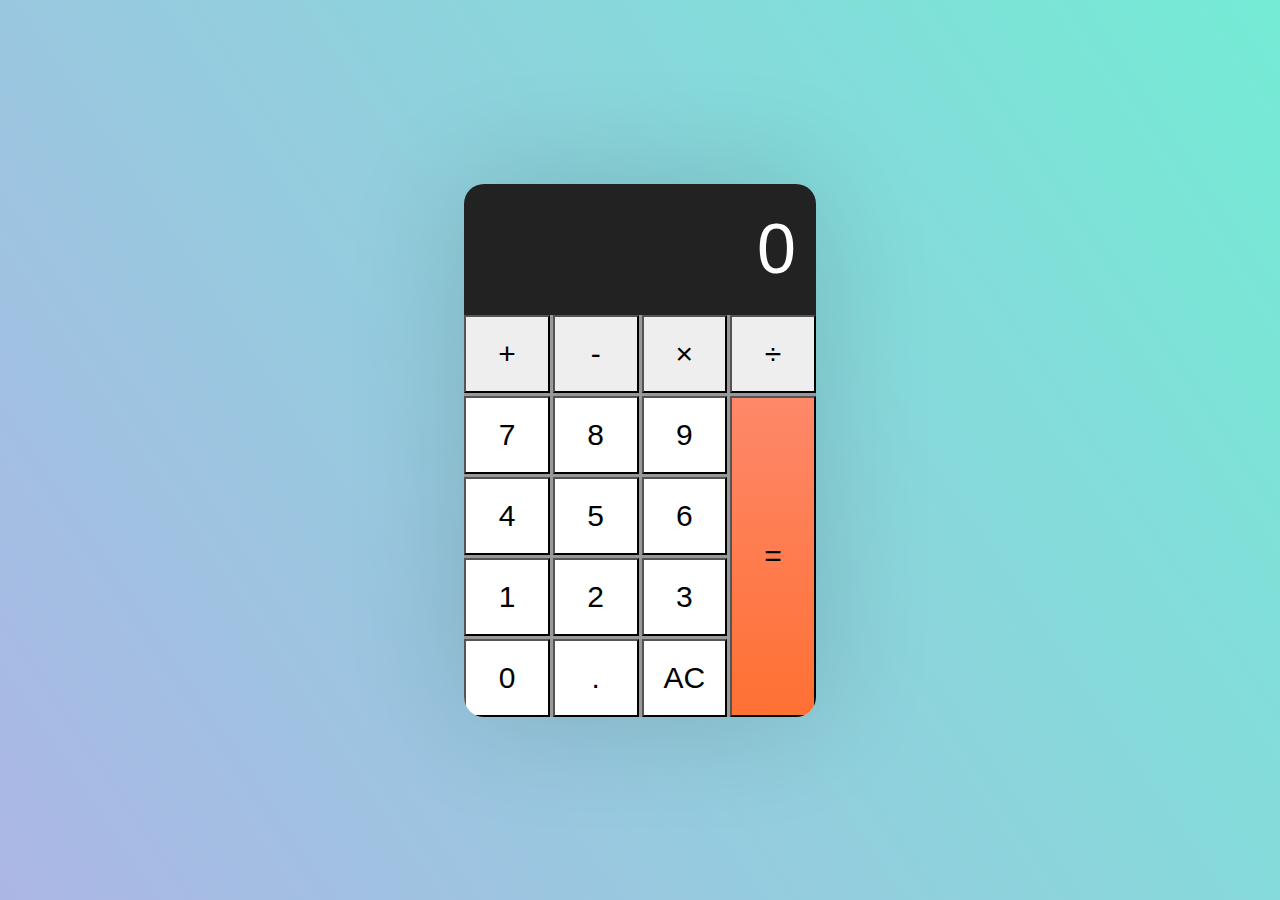
<file: Task 3 - Calculator/index.html>
<!DOCTYPE html>
<html lang="en">
<head>
    <meta charset="UTF-8">
    <meta name="viewport" content="width=device-width, initial-scale=1.0">
    <title>Calculator</title>
    <style>
        html {
            box-sizing: border-box;
        }

        *,
        *::before,
        *::after {
            box-sizing: inherit;
        }

        body {
            margin: 0;
            font-family: Helvetica, Arial, sans-serif;
            font-size: 525%;
            font-weight: 300;
            line-height: 1.3;
            align-items: center;
            background-image: linear-gradient(236deg, #74ebd5, #acb6e5);
            display: flex;
            height: 100vh;
            justify-content: center;
        }

        @font-face {
            font-family: 'CalculatorFont';
            src: url('C:/Internship Projects/CodSoft Web Development Internship/Level 1/Task 3 - Calculator/Fonts/digital-7.regular.ttf') format('truetype');
            font-weight: normal;
            font-style: normal;
        }

        .container {
            max-width: 60em;
        }

        .container > p {
            text-align: center;
        }

        .calculator {
            border-radius: 20px;
            box-shadow: 0 0 120px 0 rgba(0, 0, 0, 0.15);
            margin-left: auto;
            margin-right: auto;
            margin-top: 0;
            max-width: 45em;
            overflow: hidden;
        }

        .calculator__display {
            background-color: #222222;
            font-family: CalculatorFont, sans-serif;
            color: #fff;
            font-size: 70px;
            padding: 20px;
            text-align: right;
        }

        .calculator__keys {
            background-color: #999;
            display: grid;
            grid-gap: 3px;
            grid-template-columns: repeat(4, 1fr);
        }

        .calculator__keys > * {
            background-color: #fff;
            padding: 20px;
            position: relative;
            text-align: center;
        }

        .calculator__keys > *:active::before,
        .calculator__keys > .is-depressed::before {
            background-color: rgba(0, 0, 0, 0.2);
            bottom: 0;
            box-shadow: 0 0 18px 0 rgba(0, 0, 0, 0.5) inset;
            content: "";
            left: 0;
            opacity: 0.3;
            position: absolute;
            right: 0;
            top: 0;
            z-index: 1;
        }

        .key--operator {
            background-color: #eee;
        }

        .key--equal {
            background-image: linear-gradient(to bottom, #fe886a, #ff7033);
            grid-column: -2;
            grid-row: 2 / span 4;
        }

        button {
            font-size: 30px;
        }
    </style>
</head>

<body>
<div class="container">
    <div class="calculator">
        <div class="calculator__display">0</div>

        <div class="calculator__keys">
            <button class="key--operator" data-action="add">+</button>
            <button class="key--operator" data-action="subtract">-</button>
            <button class="key--operator" data-action="multiply">&times;</button>
            <button class="key--operator" data-action="divide">÷</button>
            <button>7</button>
            <button>8</button>
            <button>9</button>
            <button>4</button>
            <button>5</button>
            <button>6</button>
            <button>1</button>
            <button>2</button>
            <button>3</button>
            <button>0</button>
            <button data-action="decimal">.</button>
            <button data-action="clear">AC</button>
            <button class="key--equal" data-action="calculate">=</button>
        </div>
    </div>
</div>

<script>
    const calculate = (n1, operator, n2) => {
        const firstNum = parseFloat(n1)
        const secondNum = parseFloat(n2)
        if (operator === 'add') return firstNum + secondNum
        if (operator === 'subtract') return firstNum - secondNum
        if (operator === 'multiply') return firstNum * secondNum
        if (operator === 'divide') return firstNum / secondNum
    }

    const getKeyType = key => {
        const { action } = key.dataset
        if (!action) return 'number'
        if (
            action === 'add' ||
            action === 'subtract' ||
            action === 'multiply' ||
            action === 'divide'
        ) return 'operator'
        return action
    }

    const createResultString = (key, displayedNum, state) => {
        const keyContent = key.textContent
        const keyType = getKeyType(key)
        const {
            firstValue,
            operator,
            modValue,
            previousKeyType
        } = state

        if (keyType === 'number') {
            return displayedNum === '0' ||
            previousKeyType === 'operator' ||
            previousKeyType === 'calculate'
                ? keyContent
                : displayedNum + keyContent
        }

        if (keyType === 'decimal') {
            if (!displayedNum.includes('.')) return displayedNum + '.'
            if (previousKeyType === 'operator' || previousKeyType === 'calculate') return '0.'
            return displayedNum
        }

        if (keyType === 'operator') {
            return firstValue &&
            operator &&
            previousKeyType !== 'operator' &&
            previousKeyType !== 'calculate'
                ? calculate(firstValue, operator, displayedNum)
                : displayedNum
        }

        if (keyType === 'clear') return 0

        if (keyType === 'calculate') {
            return firstValue
                ? previousKeyType === 'calculate'
                    ? calculate(displayedNum, operator, modValue)
                    : calculate(firstValue, operator, displayedNum)
                : displayedNum
        }
    }

    const updateCalculatorState = (key, calculator, calculatedValue, displayedNum) => {
        const keyType = getKeyType(key)
        const {
            firstValue,
            operator,
            modValue,
            previousKeyType
        } = calculator.dataset

        calculator.dataset.previousKeyType = keyType

        if (keyType === 'operator') {
            calculator.dataset.operator = key.dataset.action
            calculator.dataset.firstValue = firstValue &&
            operator &&
            previousKeyType !== 'operator' &&
            previousKeyType !== 'calculate'
                ? calculatedValue
                : displayedNum
        }

        if (keyType === 'calculate') {
            calculator.dataset.modValue = firstValue && previousKeyType === 'calculate'
                ? modValue
                : displayedNum
        }

        if (keyType === 'clear' && key.textContent === 'AC') {
            calculator.dataset.firstValue = ''
            calculator.dataset.modValue = ''
            calculator.dataset.operator = ''
            calculator.dataset.previousKeyType = ''
        }
    }

    const updateVisualState = (key, calculator) => {
        const keyType = getKeyType(key)
        Array.from(key.parentNode.children).forEach(k => k.classList.remove('is-depressed'))

        if (keyType === 'operator') key.classList.add('is-depressed')
        if (keyType === 'clear' && key.textContent !== 'AC') key.textContent = 'AC'
        if (keyType !== 'clear') {
            const clearButton = calculator.querySelector('[data-action=clear]')
            clearButton.textContent = 'CE'
        }
    }

    const calculator = document.querySelector('.calculator')
    const display = calculator.querySelector('.calculator__display')
    const keys = calculator.querySelector('.calculator__keys')

    keys.addEventListener('click', e => {
        if (!e.target.matches('button')) return
        const key = e.target
        const displayedNum = display.textContent
        const resultString = createResultString(key, displayedNum, calculator.dataset)

        display.textContent = resultString
        updateCalculatorState(key, calculator, resultString, displayedNum)
        updateVisualState(key, calculator)
    })
</script>
</body>
</html>
</file>
